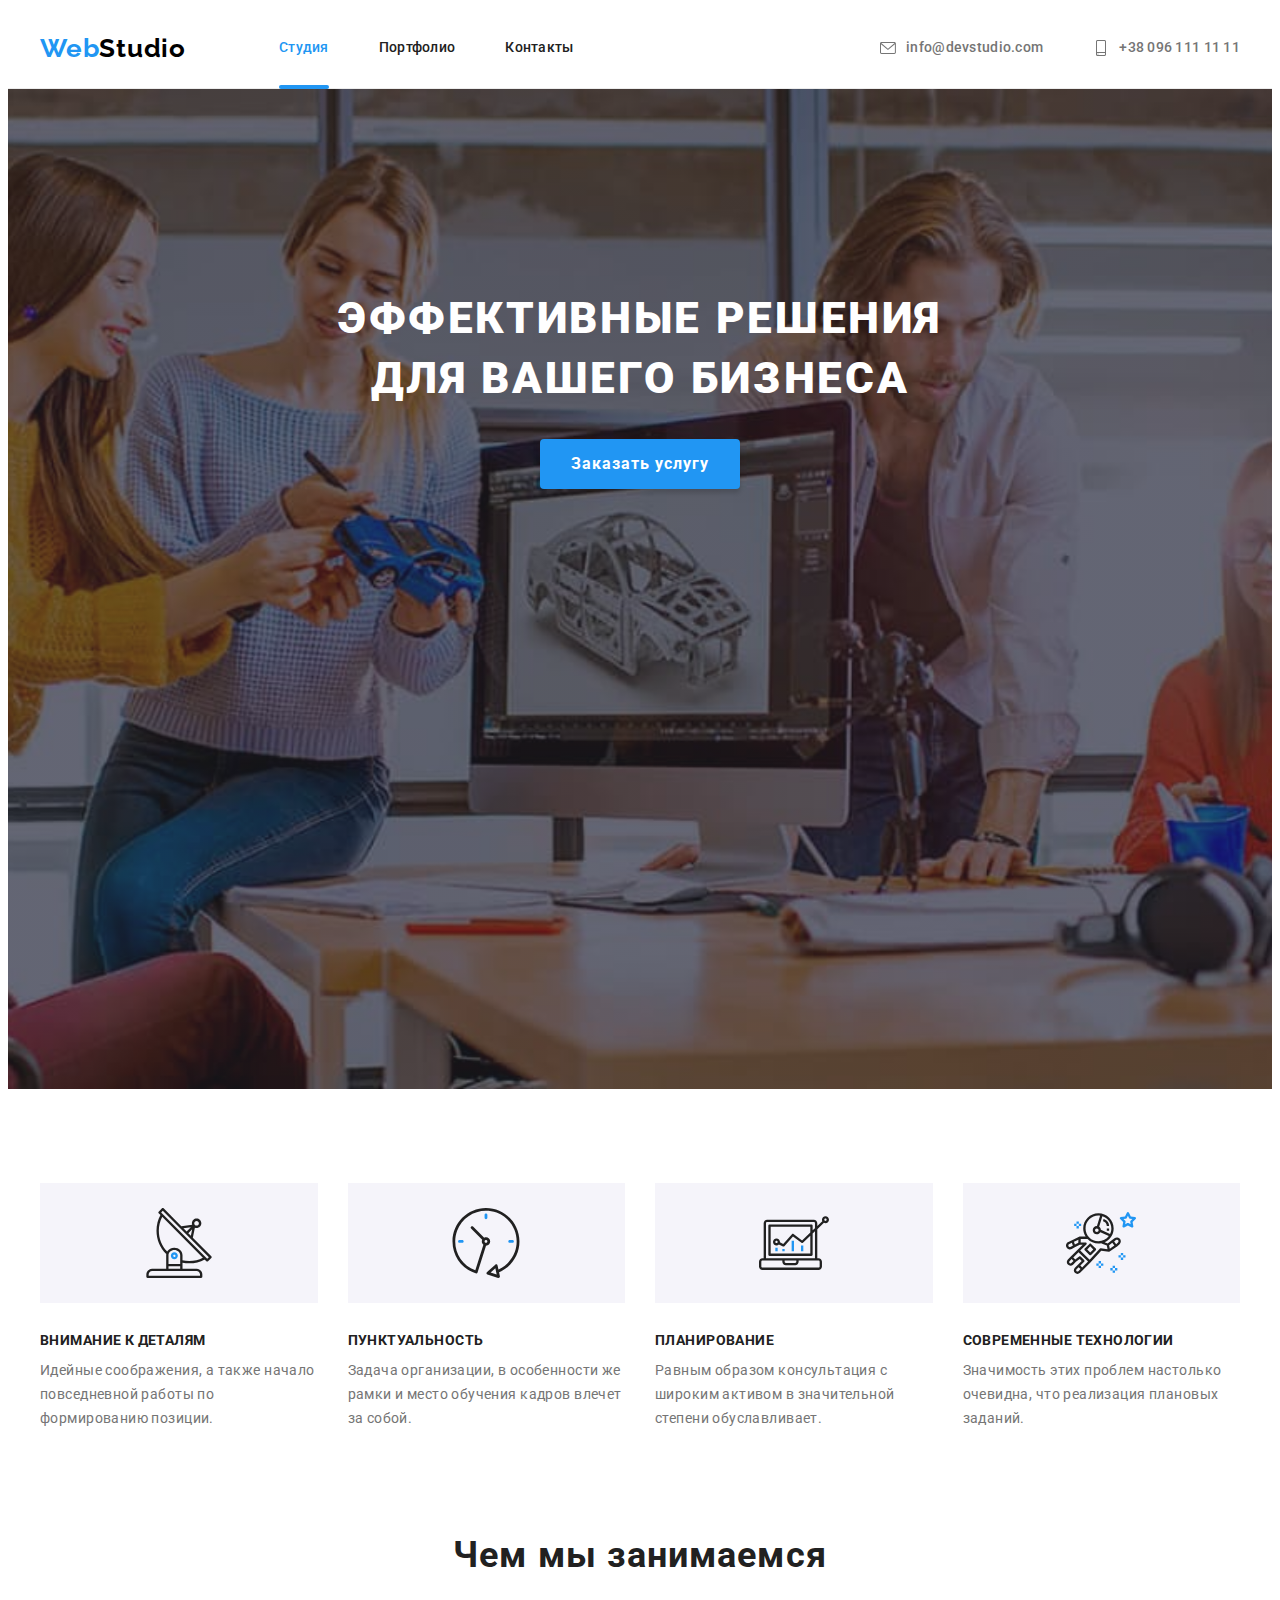
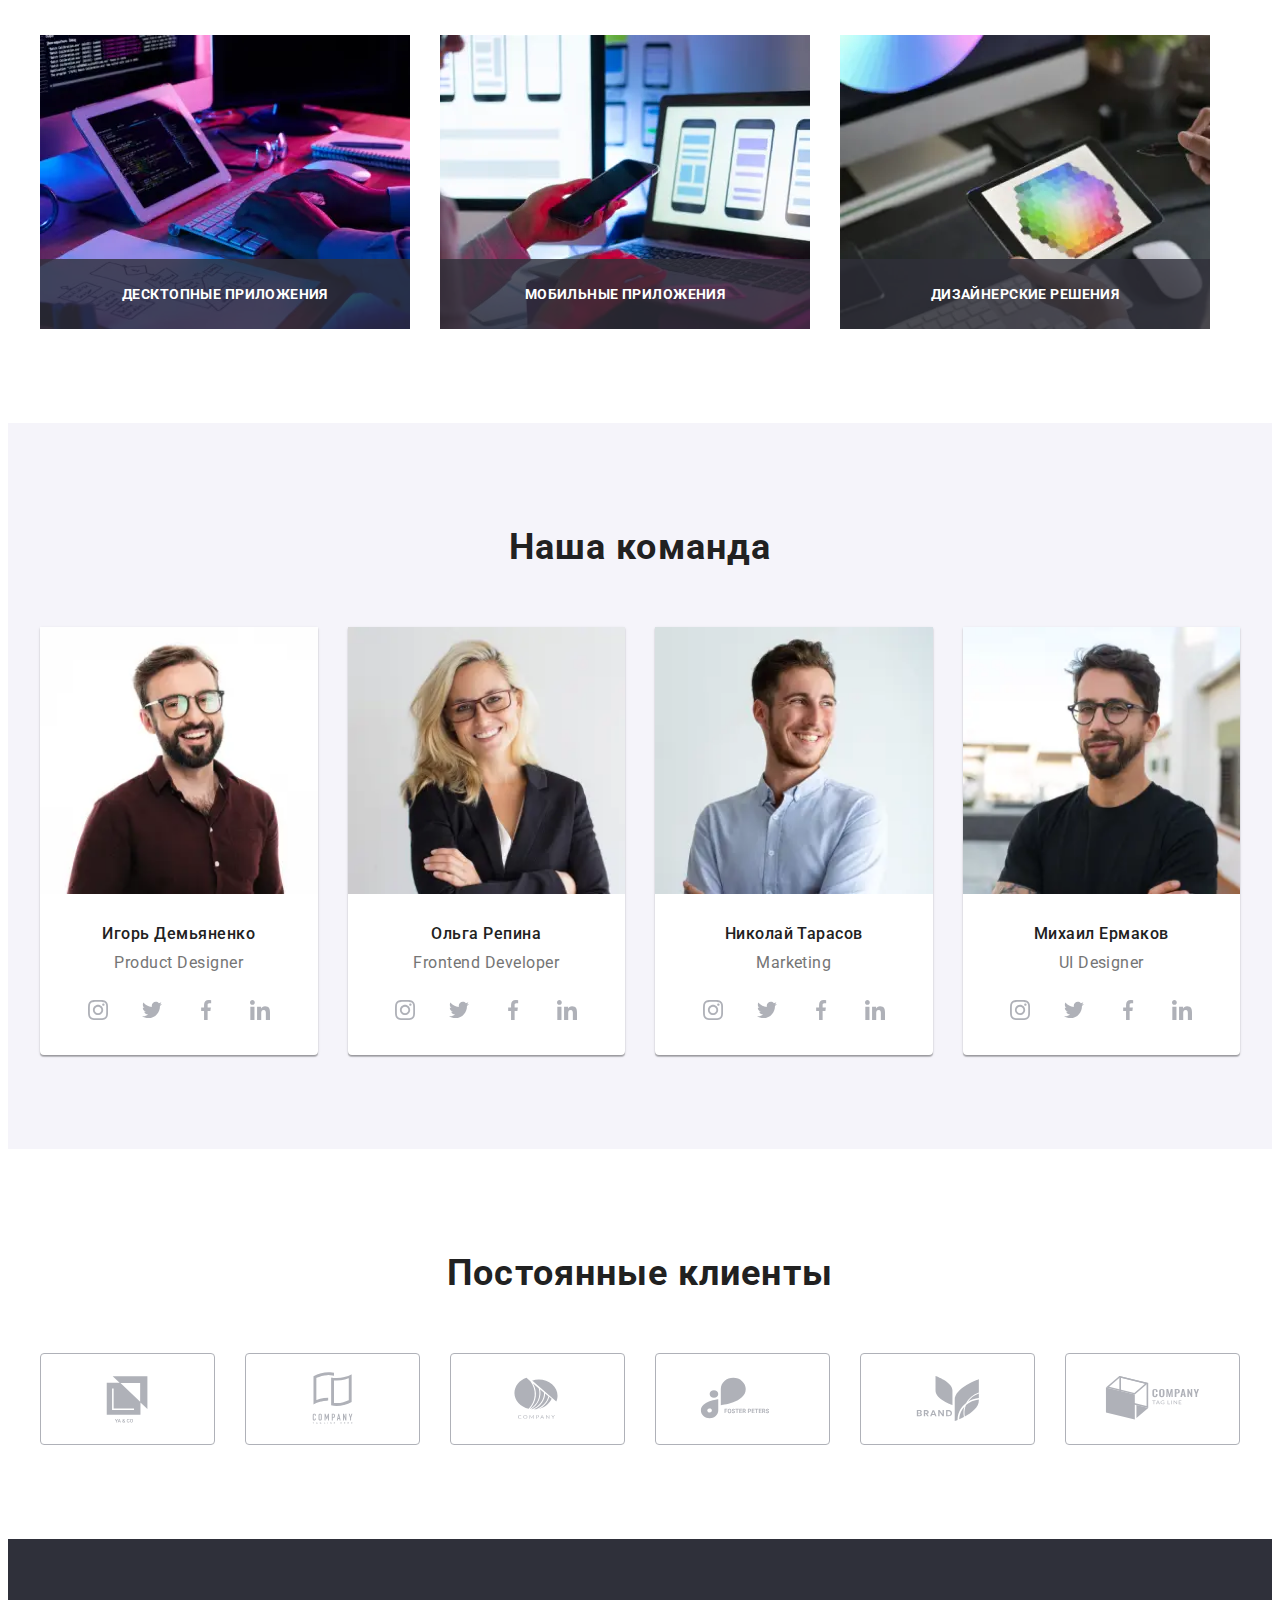
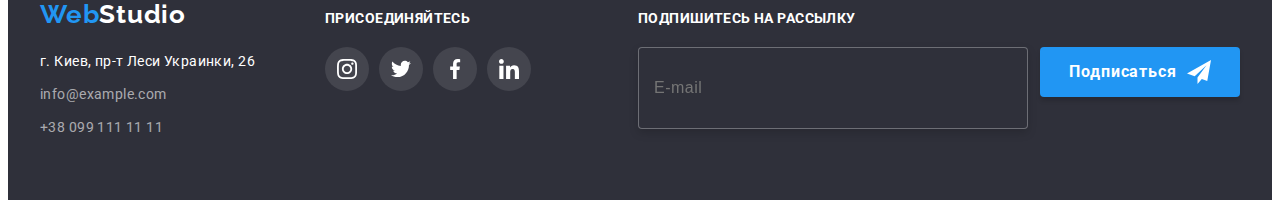
<file: index.html>
<!DOCTYPE html>
<html lang="ru">
  <head>
    <meta charset="UTF-8" />
    <meta name="viewport" content="width=device-width, initial-scale=1.0" />
    <title>Студия</title>
    <link rel="preconnect" href="https://fonts.googleapis.com" />
    <link rel="preconnect" href="https://fonts.gstatic.com" crossorigin />
    <link
      href="https://fonts.googleapis.com/css2?family=Raleway:wght@700&family=Roboto:wght@400;500;700;900&display=swap"
      rel="stylesheet"
    />
    <link
      rel="stylesheet"
      href="https://cdnjs.cloudflare.com/ajax/libs/modern-normalize/1.1.0/modern-normalize.min.css"
      integrity="sha512-wpPYUAdjBVSE4KJnH1VR1HeZfpl1ub8YT/NKx4PuQ5NmX2tKuGu6U/JRp5y+Y8XG2tV+wKQpNHVUX03MfMFn9Q=="
      crossorigin="anonymous"
      referrerpolicy="no-referrer"
    />
    <link rel="stylesheet" href="./css/main.min.css" />
  </head>
  <body>
    <!--Верхняя линия-->
    <header class="header">
      <div class="container header__container">
        <nav class="header-nav">
          <a class="logo logo--header link" href="./index.html"
            >Web<span class="logo--black">Studio</span></a
          >
          <ul class="header-nav__list list">
            <li class="header-nav__item">
              <a class="header-nav__link link current" href="./index.html">Студия</a>
            </li>
            <li class="header-nav__item">
              <a class="header-nav__link link" href="./portfolio.html">Портфолио</a>
            </li>
            <li class="header-nav__item"><a class="header-nav__link link" href="">Контакты</a></li>
          </ul>
        </nav>
        <button type="button" class="burger-btn" data-menu-open>
          <svg class="burger__icon">
            <use href="./images/icons.svg#icon-burger"></use>
          </svg>
        </button>
        <!-- Mobile menu START -->
        <div class="mobile-menu" data-menu>
          <button type="button" class="mobile-close-btn" data-menu-close>
            <svg class="mobile-close-icon" width="19px" height="19px">
              <use href="./images/icons.svg#icon-close"></use>
            </svg>
          </button>
          <div class="mobile-nav">
            <nav>
              <ul class="mobile-nav__list list">
                <li class="mobile-nav__item">
                  <a class="mobile-nav__link link current" href="./index.html">Студия</a>
                </li>
                <li class="mobile-nav__item">
                  <a class="mobile-nav__link link" href="./portfolio.html">Портфолио</a>
                </li>
                <li class="mobile-nav__item">
                  <a class="mobile-nav__link link" href="">Контакты</a>
                </li>
              </ul>
            </nav>
          </div>
          <div class="mobile-contacts">
            <ul class="mobile-contacts list">
              <li class="mobile-contacts__item">
                <a class="mobile-contacts__link--phone link" href="tel:+380991111111"
                  >+38 096 111 11 11</a
                >
              </li>
              <li class="mobile-contacts__item">
                <a class="mobile-contacts__link--email link" href="mailto:info@devstudio.com"
                  >info@devstudio.com</a
                >
              </li>
            </ul>
            <ul class="mobile-social__list list">
              <li class="mobile-social__item">
                <a class="mobile-social__link link" href="#">Instagram</a>
              </li>
              <li class="mobile-social__item">
                <a class="mobile-social__link link" href="#">Twitter</a>
              </li>
              <li class="mobile-social__item">
                <a class="mobile-social__link link" href="#">Facebook</a>
              </li>
              <li class="mobile-social__item">
                <a class="mobile-social__link link" href="#">LinkedIn</a>
              </li>
            </ul>
          </div>
        </div>
        <!-- Mobile menu END -->
        <ul class="header-contacts list">
          <li class="header-contacts__item">
            <a class="link header-contacts__link header-contacts__link--email" href="mailto:info@devstudio.com"
              ><svg class="header-contacts__icon">
                <use href="./images/icons.svg#icon-envelope"></use>
              </svg>
              info@devstudio.com</a
            >
          </li>
          <li class="header-contacts__item">
            <a class="link header-contacts__link header-contacts__link--phone" href="tel:+380991111111"
              ><svg class="header-contacts__icon">
                <use href="./images/icons.svg#icon-smartphone"></use></svg>+38 096 111 11 11</a>
          </li>
        </ul>
      </div>
    </header>

    <main>
      <!--Шапка-->
      <section class="hero section">
        <div class="container hero-container">
          <h1 class="hero-title">Эффективные решения для вашего бизнеса</h1>
          <button type="button" class="hero-btn btn" data-modal-open>Заказать услугу</button>
        </div>
      </section>

      <!--Особенности -->
      <section class="specificity section">
        <div class="container">
          <h2 class="visually-hidden">Особенности</h2>
          <ul class="specificity-list list">
            <li class="specifity-item">
              <div class="specifity-item-icons">
                <svg class="specifity-icon" width="70px" height="70px">
                  <use href="./images/icons.svg#icon-antenna"></use>
                </svg>
              </div>
              <h3 class="specificity-item-title">Внимание к деталям</h3>
              <p class="specificity-item-text">
                Идейные соображения, а также начало повседневной работы по формированию позиции.
              </p>
            </li>
            <li class="specifity-item">
              <div class="specifity-item-icons">
                <svg class="specifity-icon" width="70px" height="70px">
                  <use href="./images/icons.svg#icon-clock"></use>
                </svg>
              </div>
              <h3 class="specificity-item-title">Пунктуальность</h3>
              <p class="specificity-item-text">
                Задача организации, в особенности же рамки и место обучения кадров влечет за собой.
              </p>
            </li>
            <li class="specifity-item">
              <div class="specifity-item-icons">
                <svg class="specifity-icon" width="70px" height="70px">
                  <use href="./images/icons.svg#icon-diagram"></use>
                </svg>
              </div>
              <h3 class="specificity-item-title">Планирование</h3>
              <p class="specificity-item-text">
                Равным образом консультация с широким активом в значительной степени обуславливает.
              </p>
            </li>
            <li class="specifity-item">
              <div class="specifity-item-icons">
                <svg class="specifity-icon" width="70px" height="70px">
                  <use href="./images/icons.svg#icon-astronaut"></use>
                </svg>
              </div>
              <h3 class="specificity-item-title">Современные технологии</h3>
              <p class="specificity-item-text">
                Значимость этих проблем настолько очевидна, что реализация плановых заданий.
              </p>
            </li>
          </ul>
        </div>
      </section>

      <!--Чем мы занимаемся-->
      <section class="what-we-do section">
        <div class="container">
          <h2 class="section-title">Чем мы занимаемся</h2>
          <ul class="list what-we-do-list">
            <li class="what-we-do-item">
              <picture>
                <source
                  media="(min-width: 1200px)"
                  srcset="./images/wdwd/occ-1-desktop.webp 1x, ./images/wdwd/occ-1-desktop@2x.webp 2x"
                  type="image/webp"
                />
                <source
                  media="(min-width: 1200px)"
                  srcset="./images/wdwd/occ-1-desktop.jpg 1x, ./images/wdwd/occ-1-desktop@2x.jpg 2x"
                />
                <img
                  src="#"
                  loading="lazy"
                  alt="человек печатает на клавиатуре"
                />
              </picture>
              <p class="what-we-do-text">Десктопные приложения</p>
            </li>
            <li class="what-we-do-item">
              <picture>
                <source
                  media="(min-width: 1200px)"
                  srcset="./images/wdwd/occ-2-desktop.webp 1x, ./images/wdwd/occ-2-desktop@2x.webp 2x"
                  type="image/webp"
                />
                <source
                  media="(min-width: 1200px)"
                  srcset="./images/wdwd/occ-2-desktop.jpg 1x, ./images/wdwd/occ-2-desktop@2x.jpg 2x"
                />
                <img
                  src="#"
                  loading="lazy"
                  alt="человек работает за ноутбуком"
                />
              </picture>
              <p class="what-we-do-text">Мобильные приложения</p>
            </li>
            <li class="what-we-do-item">
              <picture>
                <source
                  media="(min-width: 1200px)"
                  srcset="./images/wdwd/occ-3-desktop.webp 1x, ./images/wdwd/occ-3-desktop@2x.webp 2x"
                  type="image/webp"
                />
                <source
                  media="(min-width: 1200px)"
                  srcset="./images/wdwd/occ-3-desktop.jpg 1x, ./images/wdwd/occ-3-desktop@2x.jpg 2x"
                />
                <img
                  src="#"
                  loading="lazy"
                  alt="человек работает на планшете"
                />
              </picture>
              <p class="what-we-do-text">Дизайнерские решения</p>
            </li>
          </ul>
        </div>
      </section>

      <!--Наша команда-->
      <section class="team section">
        <div class="container">
          <h2 class="section-title">Наша команда</h2>
          <ul class="team-list list">
            <li class="team-item">
              <picture>
                <source
                  media="(min-width: 1200px)"
                  srcset="./images/team/team-1-desktop.webp 1x, ./images/team/team-1-desktop@2x.webp 2x"
                  type="image/webp"
                />
                <source
                  media="(min-width: 1200px)"
                  srcset="./images/team/team-1-desktop.jpg 1x, ./images/team/team-1-desktop@2x.jpg 2x"
                />
                <source
                  media="(min-width: 768px)"
                  srcset="./images/team/team-1-tablet.webp 1x, ./images/team/team-1-tablet@2x.webp 2x"
                  type="image/webp"
                />
                <source
                  media="(min-width: 768px)"
                  srcset="./images/team/team-1-tablet.jpg 1x, ./images/team/team-1-tablet@2x.jpg 2x"
                />
                <source
                  media="(min-width: 280px)"
                  srcset="./images/team/team-1.webp 1x, ./images/team/team-1@2x.webp 2x"
                  type="image/webp"
                />
                <source
                  media="(min-width: 280px)"
                  srcset="./images/team/team-1.jpg 1x, ./images/team/team-1@2x.jpg 2x"
                />
                <img
                  class="team-item-image"
                  src="#"
                  loading="lazy"
                  alt="Фото Игоря Демьяненко"
                />
              </picture>
              <div class="team-item-content">
                <h3 class="team-item-title">Игорь Демьяненко</h3>
                <p lang="en" class="team-item-text">Product Designer</p>
                <ul class="team-social social-list list">
                  <li class="social-item">
                    <a href="" target="_blank" class="social-link">
                      <svg class="social-icon" width="20px" height="20px">
                        <use href="./images/icons.svg#icon-instagram"></use>
                      </svg>
                    </a>
                  </li>
                  <li class="social-item">
                    <a href="" target="_blank" class="social-link">
                      <svg class="social-icon" width="20px" height="20px">
                        <use href="./images/icons.svg#icon-twitter"></use>
                      </svg>
                    </a>
                  </li>
                  <li class="social-item">
                    <a href="" target="_blank" class="social-link">
                      <svg class="social-icon" width="20px" height="20px">
                        <use href="./images/icons.svg#icon-facebook"></use>
                      </svg>
                    </a>
                  </li>
                  <li class="social-item">
                    <a href="" target="_blank" class="social-link">
                      <svg class="social-icon" width="20px" height="20px">
                        <use href="./images/icons.svg#icon-linkedin"></use>
                      </svg>
                    </a>
                  </li>
                </ul>
              </div>
            </li>
            <li class="team-item">
              <picture>
                <source
                  media="(min-width: 1200px)"
                  srcset="./images/team/team-2-desktop.webp 1x, ./images/team/team-2-desktop@2x.webp 2x"
                  type="image/webp"
                />
                <source
                  media="(min-width: 1200px)"
                  srcset="./images/team/team-2-desktop.jpg 1x, ./images/team/team-2-desktop@2x.jpg 2x"
                />
                <source
                  media="(min-width: 768px)"
                  srcset="./images/team/team-2-tablet.webp 1x, ./images/team/team-2-tablet@2x.webp 2x"
                  type="image/webp"
                />
                <source
                  media="(min-width: 768px)"
                  srcset="./images/team/team-2-tablet.jpg 1x, ./images/team/team-2-tablet@2x.jpg 2x"
                />
                <source
                  media="(min-width: 280px)"
                  srcset="./images/team/team-2.webp 1x, ./images/team/team-2@2x.webp 2x"
                  type="image/webp"
                />
                <source
                  media="(min-width: 280px)"
                  srcset="./images/team/team-2.jpg 1x, ./images/team/team-2@2x.jpg 2x"
                />
                <img
                  class="team-item-image"
                  src="#"
                  loading="lazy"
                  alt="Фото Ольги Репиной"
                />
              </picture>
              <div class="team-item-content">
                <h3 class="team-item-title">Ольга Репина</h3>
                <p lang="en" class="team-item-text">Frontend Developer</p>
                <ul class="team-social social-list list">
                  <li class="social-item">
                    <a href="" target="_blank" class="social-link">
                      <svg class="social-icon" width="20px" height="20px">
                        <use href="./images/icons.svg#icon-instagram"></use>
                      </svg>
                    </a>
                  </li>
                  <li class="social-item">
                    <a href="" target="_blank" class="social-link">
                      <svg class="social-icon" width="20px" height="20px">
                        <use href="./images/icons.svg#icon-twitter"></use>
                      </svg>
                    </a>
                  </li>
                  <li class="social-item">
                    <a href="" target="_blank" class="social-link">
                      <svg class="social-icon" width="20px" height="20px">
                        <use href="./images/icons.svg#icon-facebook"></use>
                      </svg>
                    </a>
                  </li>
                  <li class="social-item">
                    <a href="" target="_blank" class="social-link">
                      <svg class="social-icon" width="20px" height="20px">
                        <use href="./images/icons.svg#icon-linkedin"></use>
                      </svg>
                    </a>
                  </li>
                </ul>
              </div>
            </li>
            <li class="team-item">
              <picture>
                <source
                  media="(min-width: 1200px)"
                  srcset="./images/team/team-3-desktop.webp 1x, ./images/team/team-3-desktop@2x.webp 2x"
                  type="image/webp"
                />
                <source
                  media="(min-width: 1200px)"
                  srcset="./images/team/team-3-desktop.jpg 1x, ./images/team/team-3-desktop@2x.jpg 2x"
                />
                <source
                  media="(min-width: 768px)"
                  srcset="./images/team/team-3-tablet.webp 1x, ./images/team/team-3-tablet@2x.webp 2x"
                  type="image/webp"
                />
                <source
                  media="(min-width: 768px)"
                  srcset="./images/team/team-3-tablet.jpg 1x, ./images/team/team-3-tablet@2x.jpg 2x"
                />
                <source
                  media="(min-width: 280px)"
                  srcset="./images/team/team-3.webp 1x, ./images/team/team-3@2x.webp 2x"
                  type="image/webp"
                />
                <source
                  media="(min-width: 280px)"
                  srcset="./images/team/team-3.jpg 1x, ./images/team/team-3@2x.jpg 2x"
                />
                <img
                  class="team-item-image"
                  src="#"
                  loading="lazy"
                  alt="Фото Николая Тарасова"
                />
              </picture>
              <div class="team-item-content">
                <h3 class="team-item-title">Николай Тарасов</h3>
                <p lang="en" class="team-item-text">Marketing</p>
                <ul class="team-social social-list list">
                  <li class="social-item">
                    <a href="" target="_blank" class="social-link">
                      <svg class="social-icon" width="20px" height="20px">
                        <use href="./images/icons.svg#icon-instagram"></use>
                      </svg>
                    </a>
                  </li>
                  <li class="social-item">
                    <a href="" target="_blank" class="social-link">
                      <svg class="social-icon" width="20px" height="20px">
                        <use href="./images/icons.svg#icon-twitter"></use>
                      </svg>
                    </a>
                  </li>
                  <li class="social-item">
                    <a href="" target="_blank" class="social-link">
                      <svg class="social-icon" width="20px" height="20px">
                        <use href="./images/icons.svg#icon-facebook"></use>
                      </svg>
                    </a>
                  </li>
                  <li class="social-item">
                    <a href="" target="_blank" class="social-link">
                      <svg class="social-icon" width="20px" height="20px">
                        <use href="./images/icons.svg#icon-linkedin"></use>
                      </svg>
                    </a>
                  </li>
                </ul>
              </div>
            </li>
            <li class="team-item">
              <picture>
                <source
                  media="(min-width: 1200px)"
                  srcset="./images/team/team-4-desktop.webp 1x, ./images/team/team-4-desktop@2x.webp 2x"
                  type="image/webp"
                />
                <source
                  media="(min-width: 1200px)"
                  srcset="./images/team/team-4-desktop.jpg 1x, ./images/team/team-4-desktop@2x.jpg 2x"
                />
                <source
                  media="(min-width: 768px)"
                  srcset="./images/team/team-4-tablet.webp 1x, ./images/team/team-4-tablet@2x.webp 2x"
                  type="image/webp"
                />
                <source
                  media="(min-width: 768px)"
                  srcset="./images/team/team-4-tablet.jpg 1x, ./images/team/team-4-tablet@2x.jpg 2x"
                />
                <source
                  media="(min-width: 280px)"
                  srcset="./images/team/team-4.webp 1x, ./images/team/team-4@2x.webp 2x"
                  type="image/webp"
                />
                <source
                  media="(min-width: 280px)"
                  srcset="./images/team/team-4.jpg 1x, ./images/team/team-4@2x.jpg 2x"
                />
                <img
                  class="team-item-image"
                  src="#"
                  loading="lazy"
                  alt="Фото Михаила Ермакова"
                />
              </picture>
              <div class="team-item-content">
                <h3 class="team-item-title">Михаил Ермаков</h3>
                <p lang="en" class="team-item-text">UI Designer</p>
                <ul class="team-social social-list list">
                  <li class="social-item">
                    <a href="" target="_blank" class="social-link">
                      <svg class="social-icon" width="20px" height="20px">
                        <use href="./images/icons.svg#icon-instagram"></use>
                      </svg>
                    </a>
                  </li>
                  <li class="social-item">
                    <a href="" target="_blank" class="social-link">
                      <svg class="social-icon" width="20px" height="20px">
                        <use href="./images/icons.svg#icon-twitter"></use>
                      </svg>
                    </a>
                  </li>
                  <li class="social-item">
                    <a href="" target="_blank" class="social-link">
                      <svg class="social-icon" width="20px" height="20px">
                        <use href="./images/icons.svg#icon-facebook"></use>
                      </svg>
                    </a>
                  </li>
                  <li class="social-item">
                    <a href="" target="_blank" class="social-link">
                      <svg class="social-icon" width="20px" height="20px">
                        <use href="./images/icons.svg#icon-linkedin"></use>
                      </svg>
                    </a>
                  </li>
                </ul>
              </div>
            </li>
          </ul>
        </div>
      </section>

      <!-- Постоянные клиенты -->
      <section class="clients section">
        <div class="container">
          <h2 class="section-title">Постоянные клиенты</h2>
          <ul class="clients-list list">
            <li class="clients-item">
              <a href="" target="_blank" class="clients-link">
                <svg class="clients-icon" width="106" height="60">
                  <use href="./images/icons.svg#icon-logo_1"></use>
                </svg>
              </a>
            </li>
            <li class="clients-item">
              <a href="" target="_blank" class="clients-link">
                <svg class="clients-icon" width="106" height="60">
                  <use href="./images/icons.svg#icon-logo_2"></use>
                </svg>
              </a>
            </li>
            <li class="clients-item">
              <a href="" target="_blank" class="clients-link">
                <svg class="clients-icon" width="106" height="60">
                  <use href="./images/icons.svg#icon-logo_3"></use>
                </svg>
              </a>
            </li>
            <li class="clients-item">
              <a href="" target="_blank" class="clients-link">
                <svg class="clients-icon" width="106" height="60">
                  <use href="./images/icons.svg#icon-logo_4"></use>
                </svg>
              </a>
            </li>
            <li class="clients-item">
              <a href="" target="_blank" class="clients-link">
                <svg class="clients-icon" width="106" height="60">
                  <use href="./images/icons.svg#icon-logo_5"></use>
                </svg>
              </a>
            </li>
            <li class="clients-item">
              <a href="" target="_blank" class="clients-link">
                <svg class="clients-icon" width="106" height="60">
                  <use href="./images/icons.svg#icon-logo_6"></use>
                </svg>
              </a>
            </li>
          </ul>
        </div>
      </section>
    </main>

    <!--Подвал-->
    <footer class="footer">
      <div class="container footer-container">
        <div class="footer-left">
          <a class="logo link" href="./index.html">Web<span class="logo--white">Studio</span></a>
          <address class="footer-address">
            <p class="footer-address-text">г. Киев, пр-т Леси Украинки, 26</p>
            <ul class="list">
              <li class="footer-address-item">
                <a class="footer-contact link" href="mailto:info@example.com">info@example.com</a>
              </li>
              <li class="footer-address-item">
                <a class="footer-contact link" href="tel:+380991111111">+38 099 111 11 11</a>
              </li>
            </ul>
          </address>
        </div>
        <div class="footer-center">
          <p class="footer-text">Присоединяйтесь</p>
          <ul class="footer-social social-list list">
            <li class="social-item">
              <a href="" target="_blank" class="social-link footer-social-link">
                <svg class="social-icon footer-social-icon" width="20px" height="20px">
                  <use href="./images/icons.svg#icon-instagram"></use>
                </svg>
              </a>
            </li>
            <li class="social-item">
              <a href="" target="_blank" class="social-link footer-social-link">
                <svg class="social-icon footer-social-icon" width="20px" height="20px">
                  <use href="./images/icons.svg#icon-twitter"></use>
                </svg>
              </a>
            </li>
            <li class="social-item">
              <a href="" target="_blank" class="social-link footer-social-link">
                <svg class="social-icon footer-social-icon" width="20px" height="20px">
                  <use href="./images/icons.svg#icon-facebook"></use>
                </svg>
              </a>
            </li>
            <li class="social-item">
              <a href="" target="_blank" class="social-link footer-social-link">
                <svg class="social-icon footer-social-icon" width="20px" height="20px">
                  <use href="./images/icons.svg#icon-linkedin"></use>
                </svg>
              </a>
            </li>
          </ul>
        </div>
        <div class="footer-right">
          <p class="footer-text">Подпишитесь на рассылку</p>
          <form action="#" class="footer-form">
            <label class="modal-form-field">
              <input
                class="footer-form-input"
                type="email"
                name="footer-email"
                placeholder="E-mail"
              />
            </label>
            <button type="submit" class="btn modal-send-btn">
              Подписаться
              <svg class="footer-form-icon" width="24px" height="24px">
                <use href="./images/icons.svg#icon-icon-send"></use>
              </svg>
            </button>
          </form>
        </div>
      </div>
    </footer>
    <div class="backdrop is-hidden" data-modal>
      <div class="modal">
        <button type="button" class="modal-close-btn" data-modal-close>
          <svg class="modal-close-icon" width="11px" height="11px">
            <use href="./images/icons.svg#icon-close"></use>
          </svg>
        </button>
        <form action="#" class="modal-form">
          <p class="modal-form-head">Оставьте свои данные, мы вам перезвоним</p>
          <label class="modal-form-field"
            >Имя
            <span class="modal-form-wrapper">
              <input class="modal-form-input" type="text" name="user-name" />
              <svg class="modal-form-icon" width="18px" height="18px">
                <use href="./images/icons.svg#icon-person-black"></use>
              </svg>
            </span>
          </label>
          <label class="modal-form-field"
            >Телефон
            <span class="modal-form-wrapper">
              <input class="modal-form-input" type="tel" name="user-tel" />
              <svg class="modal-form-icon" width="18px" height="18px">
                <use href="./images/icons.svg#icon-phone-black"></use>
              </svg>
            </span>
          </label>
          <label class="modal-form-field"
            >Почта
            <span class="modal-form-wrapper">
              <input class="modal-form-input" type="email" name="user-email" />
              <svg class="modal-form-icon" width="18px" height="18px">
                <use href="./images/icons.svg#icon-email-black"></use>
              </svg>
            </span>
          </label>
          <label class="modal-form-field modal-textarea-field"
            >Комментарий<textarea
              class="modal-form-message"
              name="user-message"
              placeholder="Введите текст"
            ></textarea>
          </label>
          <input type="checkbox" id="accept-policy" class="modal-form-checkbox visually-hidden" />
          <label for="accept-policy" class="modal-form-checkbox-label"
            >Соглашаюсь с рассылкой и принимаю &nbsp;
            <a href="#" class="modal-form-link">Условия договора</a></label
          >
          <button type="submit" class="btn modal-send-btn">Отправить</button>
        </form>
      </div>
    </div>
    <script src="./js/modal.js"></script>
    <script src="./js/menu.js"></script>
  </body>
</html>
</file>
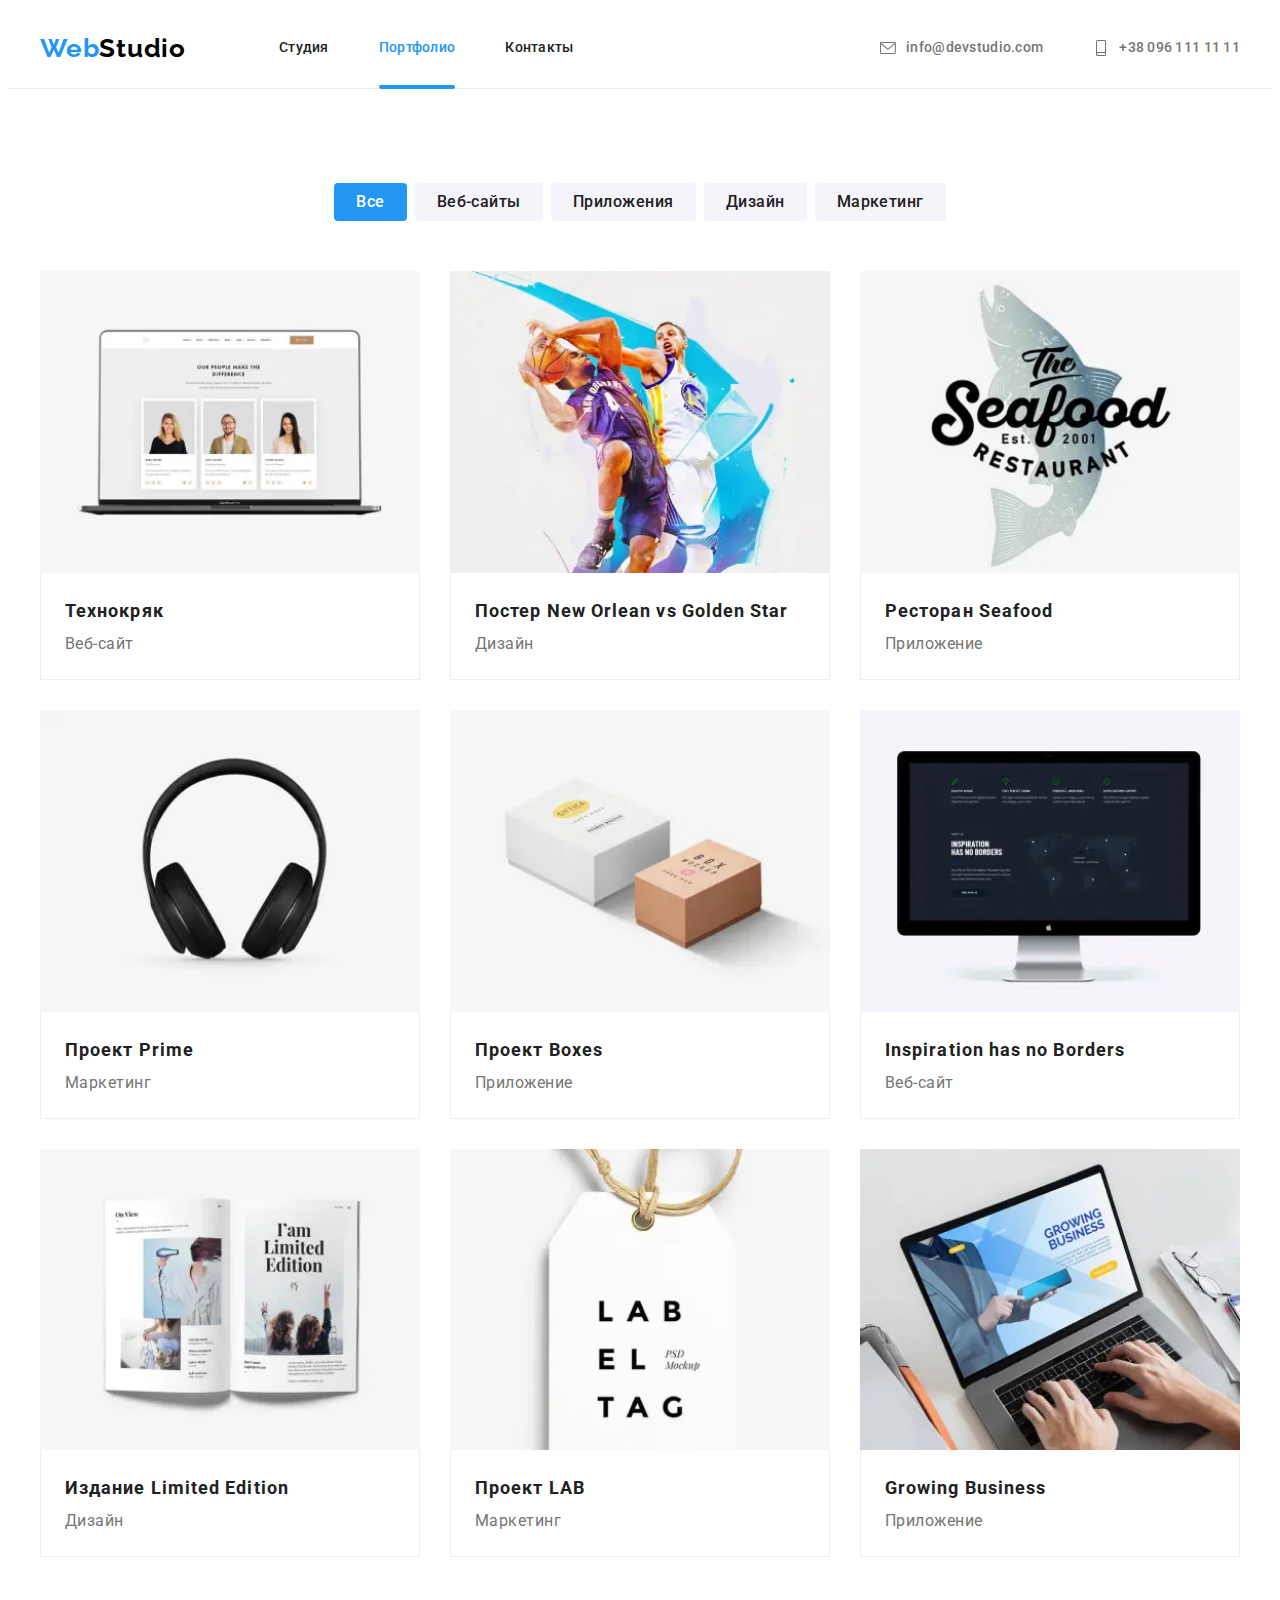
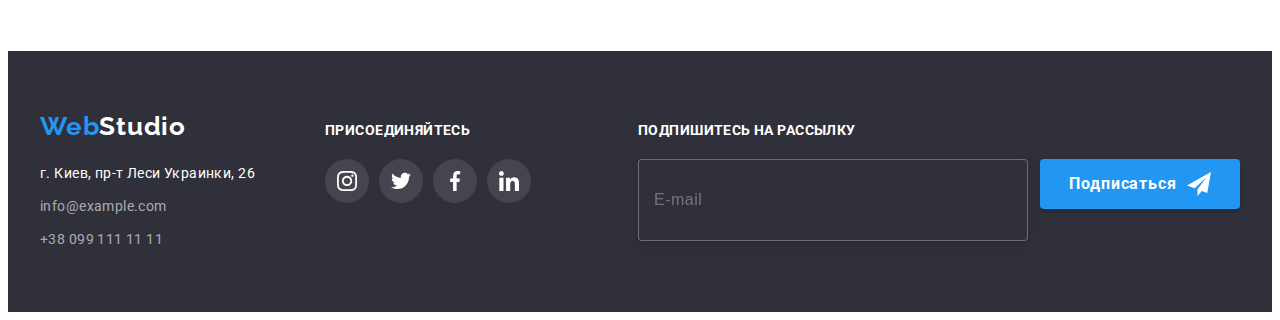
<file: portfolio.html>
<!DOCTYPE html>
<html lang="ru">
  <head>
    <meta charset="UTF-8" />
    <meta name="viewport" content="width=device-width, initial-scale=1.0" />
    <title>Портфолио</title>
    <link rel="preconnect" href="https://fonts.googleapis.com" />
    <link rel="preconnect" href="https://fonts.gstatic.com" crossorigin />
    <link
      href="https://fonts.googleapis.com/css2?family=Raleway:wght@700&family=Roboto:wght@400;500;700;900&display=swap"
      rel="stylesheet"
    />
    <link
      rel="stylesheet"
      href="https://cdnjs.cloudflare.com/ajax/libs/modern-normalize/1.1.0/modern-normalize.min.css"
      integrity="sha512-wpPYUAdjBVSE4KJnH1VR1HeZfpl1ub8YT/NKx4PuQ5NmX2tKuGu6U/JRp5y+Y8XG2tV+wKQpNHVUX03MfMFn9Q=="
      crossorigin="anonymous"
      referrerpolicy="no-referrer"
    />
    <link rel="stylesheet" href="./css/main.min.css" />
  </head>
  <body>
    <!--Верхняя линия-->
    <header class="header">
      <div class="container header__container">
        <nav class="header-nav">
          <a class="logo logo--header link" href="./index.html"
            >Web<span class="logo--black">Studio</span></a
          >
          <ul class="header-nav__list list">
            <li class="header-nav__item">
              <a class="header-nav__link link" href="./index.html">Студия</a>
            </li>
            <li class="header-nav__item">
              <a class="header-nav__link link current" href="./portfolio.html">Портфолио</a>
            </li>
            <li class="header-nav__item"><a class="header-nav__link link" href="">Контакты</a></li>
          </ul>
        </nav>
        <button type="button" class="burger-btn" data-menu-open>
          <svg class="burger__icon">
            <use href="./images/icons.svg#icon-burger"></use>
          </svg>
        </button>
        <!-- Mobile menu START -->
        <div class="mobile-menu" data-menu>
          <button type="button" class="mobile-close-btn" data-menu-close>
            <svg class="mobile-close-icon" width="19px" height="19px">
              <use href="./images/icons.svg#icon-close"></use>
            </svg>
          </button>
          <div class="mobile-nav">
            <nav>
              <ul class="mobile-nav__list list">
                <li class="mobile-nav__item">
                  <a class="mobile-nav__link link" href="./index.html">Студия</a>
                </li>
                <li class="mobile-nav__item">
                  <a class="mobile-nav__link link current" href="./portfolio.html">Портфолио</a>
                </li>
                <li class="mobile-nav__item">
                  <a class="mobile-nav__link link" href="">Контакты</a>
                </li>
              </ul>
            </nav>
          </div>
          <div class="mobile-contacts">
            <ul class="mobile-contacts list">
              <li class="mobile-contacts__item">
                <a class="mobile-contacts__link--phone link" href="tel:+380991111111"
                  >+38 096 111 11 11</a
                >
              </li>
              <li class="mobile-contacts__item">
                <a class="mobile-contacts__link--email link" href="mailto:info@devstudio.com"
                  >info@devstudio.com</a
                >
              </li>
            </ul>
            <ul class="mobile-social__list list">
              <li class="mobile-social__item">
                <a class="mobile-social__link link" href="#">Instagram</a>
              </li>
              <li class="mobile-social__item">
                <a class="mobile-social__link link" href="#">Twitter</a>
              </li>
              <li class="mobile-social__item">
                <a class="mobile-social__link link" href="#">Facebook</a>
              </li>
              <li class="mobile-social__item">
                <a class="mobile-social__link link" href="#">LinkedIn</a>
              </li>
            </ul>
          </div>
        </div>
        <!-- Mobile menu END -->
        <ul class="header-contacts list">
          <li class="header-contacts__item">
            <a class="link header-contacts__link header-contacts__link--email" href="mailto:info@devstudio.com"
              ><svg class="header-contacts__icon">
                <use href="./images/icons.svg#icon-envelope"></use>
              </svg>
              info@devstudio.com</a
            >
          </li>
          <li class="header-contacts__item">
            <a class="link header-contacts__link header-contacts__link--phone" href="tel:+380991111111"
              ><svg class="header-contacts__icon">
                <use href="./images/icons.svg#icon-smartphone"></use></svg>+38 096 111 11 11</a>
          </li>
        </ul>
      </div>
    </header>
    <main>
      <section class="portfolio section">
        <div class="container">
          <h2 class="visually-hidden">Портфолио</h2>
          <ul class="portfolio-menu list">
            <li class="portfolio-menu-item">
              <button type="button" class="portfolio-btn portfolio-btn-all btn">Все</button>
            </li>
            <li class="portfolio-menu-item">
              <button type="button" class="portfolio-btn btn">Веб-сайты</button>
            </li>
            <li class="portfolio-menu-item">
              <button type="button" class="portfolio-btn btn">Приложения</button>
            </li>
            <li class="portfolio-menu-item">
              <button type="button" class="portfolio-btn btn">Дизайн</button>
            </li>
            <li class="portfolio-menu-item">
              <button type="button" class="portfolio-btn btn">Маркетинг</button>
            </li>
          </ul>
          <ul class="portfolio-list list">
            <li class="portfolio-item">
              <a href="" class="link portfolio-link">
                <div class="portfolio-item-wrap">
                  <picture>
                    <source
                      media="(min-width: 1200px)"
                      srcset="./images/portfolio/works-1-desktop.webp 1x, ./images/portfolio/works-1-desktop@2x.webp 2x"
                      type="image/webp"
                    />
                    <source
                      media="(min-width: 1200px)"
                      srcset="./images/portfolio/works-1-desktop.jpg 1x, ./images/portfolio/works-1-desktop@2x.jpg 2x"
                    />
                    <source
                      media="(min-width: 768px)"
                      srcset="./images/portfolio/works-1-tablet.webp 1x, ./images/portfolio/works-1-tablet@2x.webp 2x"
                      type="image/webp"
                    />
                    <source
                      media="(min-width: 768px)"
                      srcset="./images/portfolio/works-1-tablet.jpg 1x, ./images/portfolio/works-1-tablet@2x.jpg 2x"
                    />
                    <source
                      media="(min-width: 280px)"
                      srcset="./images/portfolio/works-1.webp 1x, ./images/portfolio/works-1@2x.webp 2x"
                      type="image/webp"
                    />
                    <source
                      media="(min-width: 280px)"
                      srcset="./images/portfolio/works-1.jpg 1x, ./images/portfolio/works-1@2x.jpg 2x"
                    />
                    <img
                      src="#"
                      loading="lazy"
                      alt="фото ноутбука"
                    />
                  </picture>
                  <p class="portfolio-item-overlay-text">
                    Технокряк это современная площадка распространения коронавируса. Компании
                    используют эту платформу для цифрового шпионажа и атак на защищённые сервера
                    конкурентов.
                  </p>
                </div>
                <div class="portfolio-item-card">
                  <h3 class="portfolio-item-title">Технокряк</h3>
                  <p class="portfolio-item-text">Веб-сайт</p>
                </div>
              </a>
            </li>
            <li class="portfolio-item">
              <a href="" class="link portfolio-link">
                <div class="portfolio-item-wrap">
                  <picture>
                    <source
                      media="(min-width: 1200px)"
                      srcset="./images/portfolio/works-2-desktop.webp 1x, ./images/portfolio/works-2-desktop@2x.webp 2x"
                      type="image/webp"
                    />
                    <source
                      media="(min-width: 1200px)"
                      srcset="./images/portfolio/works-2-desktop.jpg 1x, ./images/portfolio/works-2-desktop@2x.jpg 2x"
                    />
                    <source
                      media="(min-width: 768px)"
                      srcset="./images/portfolio/works-2-tablet.webp 1x, ./images/portfolio/works-2-tablet@2x.webp 2x"
                      type="image/webp"
                    />
                    <source
                      media="(min-width: 768px)"
                      srcset="./images/portfolio/works-2-tablet.jpg 1x, ./images/portfolio/works-2-tablet@2x.jpg 2x"
                    />
                    <source
                      media="(min-width: 280px)"
                      srcset="./images/portfolio/works-2.webp 1x, ./images/portfolio/works-2@2x.webp 2x"
                      type="image/webp"
                    />
                    <source
                      media="(min-width: 280px)"
                      srcset="./images/portfolio/works-2.jpg 1x, ./images/portfolio/works-2@2x.jpg 2x"
                    />
                    <img
                      src="#"
                      loading="lazy"
                      alt="Постер New Orlean vs Golden Star"
                    />
                  </picture>
                  <p class="portfolio-item-overlay-text">
                    Lorem ipsum dolor sit amet consectetur adipisicing elit. Tempora, officiis
                    error! Dolor necessitatibus culpa corporis mollitia est. Similique, eligendi
                    soluta!
                  </p>
                </div>
                <div class="portfolio-item-card">
                  <h3 class="portfolio-item-title">
                    Постер <span lang="en">New Orlean vs Golden Star</span>
                  </h3>
                  <p class="portfolio-item-text">Дизайн</p>
                </div>
              </a>
            </li>
            <li class="portfolio-item">
              <a href="" class="link portfolio-link">
                <div class="portfolio-item-wrap">
                  <picture>
                    <source
                      media="(min-width: 1200px)"
                      srcset="./images/portfolio/works-3-desktop.webp 1x, ./images/portfolio/works-3-desktop@2x.webp 2x"
                      type="image/webp"
                    />
                    <source
                      media="(min-width: 1200px)"
                      srcset="./images/portfolio/works-3-desktop.jpg 1x, ./images/portfolio/works-3-desktop@2x.jpg 2x"
                    />
                    <source
                      media="(min-width: 768px)"
                      srcset="./images/portfolio/works-3-tablet.webp 1x, ./images/portfolio/works-3-tablet@2x.webp 2x"
                      type="image/webp"
                    />
                    <source
                      media="(min-width: 768px)"
                      srcset="./images/portfolio/works-3-tablet.jpg 1x, ./images/portfolio/works-3-tablet@2x.jpg 2x"
                    />
                    <source
                      media="(min-width: 280px)"
                      srcset="./images/portfolio/works-3.webp 1x, ./images/portfolio/works-3@2x.webp 2x"
                      type="image/webp"
                    />
                    <source
                      media="(min-width: 280px)"
                      srcset="./images/portfolio/works-3.jpg 1x, ./images/portfolio/works-3@2x.jpg 2x"
                    />
                    <img
                      src="#"
                      loading="lazy"
                      alt="Логотип Ресторана Seafood"
                    />
                  </picture>
                  <p class="portfolio-item-overlay-text">Lorem ipsum dolor sit amet consectetur adipisicing elit. Odit unde et soluta. Dolore error illo quae eveniet exercitationem nisi recusandae.</p>
                </div>
                <div class="portfolio-item-card">
                  <h3 class="portfolio-item-title">Ресторан <span lang="en">Seafood</span></h3>
                  <p class="portfolio-item-text">Приложение</p>
                </div>
              </a>
            </li>
            <li class="portfolio-item">
              <a href="" class="link portfolio-link">
                <div class="portfolio-item-wrap">
                  <picture>
                    <source
                      media="(min-width: 1200px)"
                      srcset="./images/portfolio/works-4-desktop.webp 1x, ./images/portfolio/works-4-desktop@2x.webp 2x"
                      type="image/webp"
                    />
                    <source
                      media="(min-width: 1200px)"
                      srcset="./images/portfolio/works-4-desktop.jpg 1x, ./images/portfolio/works-4-desktop@2x.jpg 2x"
                    />
                    <source
                      media="(min-width: 768px)"
                      srcset="./images/portfolio/works-4-tablet.webp 1x, ./images/portfolio/works-4-tablet@2x.webp 2x"
                      type="image/webp"
                    />
                    <source
                      media="(min-width: 768px)"
                      srcset="./images/portfolio/works-4-tablet.jpg 1x, ./images/portfolio/works-4-tablet@2x.jpg 2x"
                    />
                    <source
                      media="(min-width: 280px)"
                      srcset="./images/portfolio/works-4.webp 1x, ./images/portfolio/works-4@2x.webp 2x"
                      type="image/webp"
                    />
                    <source
                      media="(min-width: 280px)"
                      srcset="./images/portfolio/works-4.jpg 1x, ./images/portfolio/works-4@2x.jpg 2x"
                    />
                    <img
                      src="#"
                      loading="lazy"
                      alt="фото наушников"
                    />
                  </picture>
                  <p class="portfolio-item-overlay-text">Lorem ipsum dolor sit amet consectetur adipisicing elit. Odit unde et soluta. Dolore error illo quae eveniet exercitationem nisi recusandae.</p>
                </div>
                <div class="portfolio-item-card">
                  <h3 class="portfolio-item-title">Проект <span lang="en">Prime</span></h3>
                  <p class="portfolio-item-text">Маркетинг</p>
                </div>
              </a>
            </li>
            <li class="portfolio-item">
              <a href="" class="link portfolio-link">
                <div class="portfolio-item-wrap">
                  <picture>
                    <source
                      media="(min-width: 1200px)"
                      srcset="./images/portfolio/works-5-desktop.webp 1x, ./images/portfolio/works-5-desktop@2x.webp 2x"
                      type="image/webp"
                    />
                    <source
                      media="(min-width: 1200px)"
                      srcset="./images/portfolio/works-5-desktop.jpg 1x, ./images/portfolio/works-5-desktop@2x.jpg 2x"
                    />
                    <source
                      media="(min-width: 768px)"
                      srcset="./images/portfolio/works-5-tablet.webp 1x, ./images/portfolio/works-5-tablet@2x.webp 2x"
                      type="image/webp"
                    />
                    <source
                      media="(min-width: 768px)"
                      srcset="./images/portfolio/works-5-tablet.jpg 1x, ./images/portfolio/works-5-tablet@2x.jpg 2x"
                    />
                    <source
                      media="(min-width: 280px)"
                      srcset="./images/portfolio/works-5.webp 1x, ./images/portfolio/works-5@2x.webp 2x"
                      type="image/webp"
                    />
                    <source
                      media="(min-width: 280px)"
                      srcset="./images/portfolio/works-5.jpg 1x, ./images/portfolio/works-5@2x.jpg 2x"
                    />
                    <img
                      src="#"
                      loading="lazy"
                      alt="фото коробочек"
                    />
                  </picture>
                  <p class="portfolio-item-overlay-text">Lorem ipsum dolor sit amet consectetur adipisicing elit. Odit unde et soluta. Dolore error illo quae eveniet exercitationem nisi recusandae.</p>
                </div>
                <div class="portfolio-item-card">
                  <h3 class="portfolio-item-title">Проект <span lang="en">Boxes</span></h3>
                  <p class="portfolio-item-text">Приложение</p>
                </div>
              </a>
            </li>
            <li class="portfolio-item">
              <a href="" class="link portfolio-link">
                <div class="portfolio-item-wrap">
                  <picture>
                    <source
                      media="(min-width: 1200px)"
                      srcset="./images/portfolio/works-6-desktop.webp 1x, ./images/portfolio/works-6-desktop@2x.webp 2x"
                      type="image/webp"
                    />
                    <source
                      media="(min-width: 1200px)"
                      srcset="./images/portfolio/works-6-desktop.jpg 1x, ./images/portfolio/works-6-desktop@2x.jpg 2x"
                    />
                    <source
                      media="(min-width: 768px)"
                      srcset="./images/portfolio/works-6-tablet.webp 1x, ./images/portfolio/works-6-tablet@2x.webp 2x"
                      type="image/webp"
                    />
                    <source
                      media="(min-width: 768px)"
                      srcset="./images/portfolio/works-6-tablet.jpg 1x, ./images/portfolio/works-6-tablet@2x.jpg 2x"
                    />
                    <source
                      media="(min-width: 280px)"
                      srcset="./images/portfolio/works-6.webp 1x, ./images/portfolio/works-6@2x.webp 2x"
                      type="image/webp"
                    />
                    <source
                      media="(min-width: 280px)"
                      srcset="./images/portfolio/works-6.jpg 1x, ./images/portfolio/works-6@2x.jpg 2x"
                    />
                    <img
                      src="#"
                      loading="lazy"
                      alt="фото минитора компьютера"
                    />
                  </picture>
                  <p class="portfolio-item-overlay-text">Lorem ipsum dolor sit amet consectetur adipisicing elit. Odit unde et soluta. Dolore error illo quae eveniet exercitationem nisi recusandae.</p>
                </div>
                <div class="portfolio-item-card">
                  <h3 class="portfolio-item-title">
                    <span lang="en">Inspiration has no Borders</span>
                  </h3>
                  <p class="portfolio-item-text">Веб-сайт</p>
                </div>
              </a>
            </li>
            <li class="portfolio-item">
              <a href="" class="link portfolio-link">
                <div class="portfolio-item-wrap">
                  <picture>
                    <source
                      media="(min-width: 1200px)"
                      srcset="./images/portfolio/works-7-desktop.webp 1x, ./images/portfolio/works-7-desktop@2x.webp 2x"
                      type="image/webp"
                    />
                    <source
                      media="(min-width: 1200px)"
                      srcset="./images/portfolio/works-7-desktop.jpg 1x, ./images/portfolio/works-7-desktop@2x.jpg 2x"
                    />
                    <source
                      media="(min-width: 768px)"
                      srcset="./images/portfolio/works-7-tablet.webp 1x, ./images/portfolio/works-7-tablet@2x.webp 2x"
                      type="image/webp"
                    />
                    <source
                      media="(min-width: 768px)"
                      srcset="./images/portfolio/works-7-tablet.jpg 1x, ./images/portfolio/works-7-tablet@2x.jpg 2x"
                    />
                    <source
                      media="(min-width: 280px)"
                      srcset="./images/portfolio/works-7.webp 1x, ./images/portfolio/works-7@2x.webp 2x"
                      type="image/webp"
                    />
                    <source
                      media="(min-width: 280px)"
                      srcset="./images/portfolio/works-7.jpg 1x, ./images/portfolio/works-7@2x.jpg 2x"
                    />
                    <img
                      src="#"
                      loading="lazy"
                      alt="фото разворота издания"
                    />
                  </picture>
                  <p class="portfolio-item-overlay-text">Lorem ipsum dolor sit amet consectetur adipisicing elit. Odit unde et soluta. Dolore error illo quae eveniet exercitationem nisi recusandae.</p>
                </div>
                <div class="portfolio-item-card">
                  <h3 class="portfolio-item-title">
                    Издание <span lang="en">Limited Edition</span>
                  </h3>
                  <p class="portfolio-item-text">Дизайн</p>
                </div>
              </a>
            </li>
            <li class="portfolio-item">
              <a href="" class="link portfolio-link">
                <div class="portfolio-item-wrap">
                  <picture>
                    <source
                      media="(min-width: 1200px)"
                      srcset="./images/portfolio/works-8-desktop.webp 1x, ./images/portfolio/works-8-desktop@2x.webp 2x"
                      type="image/webp"
                    />
                    <source
                      media="(min-width: 1200px)"
                      srcset="./images/portfolio/works-8-desktop.jpg 1x, ./images/portfolio/works-8-desktop@2x.jpg 2x"
                    />
                    <source
                      media="(min-width: 768px)"
                      srcset="./images/portfolio/works-8-tablet.webp 1x, ./images/portfolio/works-8-tablet@2x.webp 2x"
                      type="image/webp"
                    />
                    <source
                      media="(min-width: 768px)"
                      srcset="./images/portfolio/works-8-tablet.jpg 1x, ./images/portfolio/works-8-tablet@2x.jpg 2x"
                    />
                    <source
                      media="(min-width: 280px)"
                      srcset="./images/portfolio/works-8.webp 1x, ./images/portfolio/works-8@2x.webp 2x"
                      type="image/webp"
                    />
                    <source
                      media="(min-width: 280px)"
                      srcset="./images/portfolio/works-8.jpg 1x, ./images/portfolio/works-8@2x.jpg 2x"
                    />
                    <img
                      src="#"
                      loading="lazy"
                      alt="фото логотипа проекта LAB"
                    />
                  </picture>
                  <p class="portfolio-item-overlay-text">Lorem ipsum dolor sit amet consectetur adipisicing elit. Odit unde et soluta. Dolore error illo quae eveniet exercitationem nisi recusandae.</p>
                </div>
                <div class="portfolio-item-card">
                  <h3 class="portfolio-item-title">Проект <span lang="en">LAB</span></h3>
                  <p class="portfolio-item-text">Маркетинг</p>
                </div>
              </a>
            </li>
            <li class="portfolio-item">
              <a href="" class="link portfolio-link">
                <div class="portfolio-item-wrap">
                  <picture>
                    <source
                      media="(min-width: 1200px)"
                      srcset="./images/portfolio/works-9-desktop.webp 1x, ./images/portfolio/works-9-desktop@2x.webp 2x"
                      type="image/webp"
                    />
                    <source
                      media="(min-width: 1200px)"
                      srcset="./images/portfolio/works-9-desktop.jpg 1x, ./images/portfolio/works-9-desktop@2x.jpg 2x"
                    />
                    <source
                      media="(min-width: 768px)"
                      srcset="./images/portfolio/works-9-tablet.webp 1x, ./images/portfolio/works-9-tablet@2x.webp 2x"
                      type="image/webp"
                    />
                    <source
                      media="(min-width: 768px)"
                      srcset="./images/portfolio/works-9-tablet.jpg 1x, ./images/portfolio/works-9-tablet@2x.jpg 2x"
                    />
                    <source
                      media="(min-width: 280px)"
                      srcset="./images/portfolio/works-9.webp 1x, ./images/portfolio/works-9@2x.webp 2x"
                      type="image/webp"
                    />
                    <source
                      media="(min-width: 280px)"
                      srcset="./images/portfolio/works-9.jpg 1x, ./images/portfolio/works-9@2x.jpg 2x"
                    />
                    <img
                      src="#"
                      loading="lazy"
                      alt="мужчина печатает на ноутбуке"
                    />
                  </picture>
                  <p class="portfolio-item-overlay-text">Lorem ipsum dolor sit amet consectetur adipisicing elit. Odit unde et soluta. Dolore error illo quae eveniet exercitationem nisi recusandae.</p>
                </div>
                <div class="portfolio-item-card">
                  <h3 class="portfolio-item-title"><span lang="en">Growing Business</span></h3>
                  <p class="portfolio-item-text">Приложение</p>
                </div>
              </a>
            </li>
          </ul>
        </div>
      </section>
    </main>
    <!--Подвал-->
    <footer class="footer">
      <div class="container footer-container">
        <div class="footer-left">
          <a class="logo link" href="./index.html">Web<span class="logo--white">Studio</span></a>
          <address class="footer-address">
            <p class="footer-address-text">г. Киев, пр-т Леси Украинки, 26</p>
            <ul class="list">
              <li class="footer-address-item">
                <a class="footer-contact link" href="mailto:info@example.com">info@example.com</a>
              </li>
              <li class="footer-address-item">
                <a class="footer-contact link" href="tel:+380991111111">+38 099 111 11 11</a>
              </li>
            </ul>
          </address>
        </div>
        <div class="footer-center">
          <p class="footer-text">Присоединяйтесь</p>
          <ul class="footer-social social-list list">
            <li class="social-item">
              <a href="" target="_blank" class="social-link footer-social-link">
                <svg class="social-icon footer-social-icon" width="20px" height="20px">
                  <use href="./images/icons.svg#icon-instagram"></use>
                </svg>
              </a>
            </li>
            <li class="social-item">
              <a href="" target="_blank" class="social-link footer-social-link">
                <svg class="social-icon footer-social-icon" width="20px" height="20px">
                  <use href="./images/icons.svg#icon-twitter"></use>
                </svg>
              </a>
            </li>
            <li class="social-item">
              <a href="" target="_blank" class="social-link footer-social-link">
                <svg class="social-icon footer-social-icon" width="20px" height="20px">
                  <use href="./images/icons.svg#icon-facebook"></use>
                </svg>
              </a>
            </li>
            <li class="social-item">
              <a href="" target="_blank" class="social-link footer-social-link">
                <svg class="social-icon footer-social-icon" width="20px" height="20px">
                  <use href="./images/icons.svg#icon-linkedin"></use>
                </svg>
              </a>
            </li>
          </ul>
        </div>
        <div class="footer-right">
          <p class="footer-text">Подпишитесь на рассылку</p>
          <form action="#" class="footer-form">
            <label class="modal-form-field">
                <input class="footer-form-input" type="email" name="footer-email" placeholder="E-mail" />
            </label>
            <button type="submit" class="btn modal-send-btn">Подписаться
              <svg class="footer-form-icon" width="24px" height="24px">
                <use href="./images/icons.svg#icon-icon-send"></use>
              </svg>
            </button>
            </form>
        </div>
      </div>
    </footer>
    <script src="./js/menu.js"></script>
  </body>
</html>
</file>
<file: css/main.min.css>
:root{--primary-color: #ffffff;--light-background-color: #f5f4fa;--dark-background-color: #2f303a;--secondary-color: #212121;--text-color-light: #757575;--accent-color: #2196f3;--secondary-accent-color: #188CE8;--icons-color: #AFB1B8}.visually-hidden{position:absolute;clip:rect(0 0 0 0);width:1px;height:1px;margin:-1px}p,h1,h2,h3,h4,h5,h6{margin:0}ul{margin:0;padding:0}body{font-family:Roboto, sans-serif;color:var(--text-color-light);background-color:var(--primary-color)}img{display:block;width:100%;height:auto}.list{list-style:none}.link{text-decoration:none;color:inherit}.btn{cursor:pointer;font-family:inherit;border-radius:4px;text-align:center;border:none;padding:6px 22px;background-color:var(--accent-color)}.btn:hover{background-color:var(--secondary-accent-color)}.container{padding-right:15px;padding-left:15px;margin:0 auto}@media screen and (min-width: 480px){.container{width:480px}}@media screen and (min-width: 768px){.container{width:768px}}@media screen and (min-width: 1200px){.container{width:1200px}}.section{padding-top:60px;padding-bottom:60px}@media screen and (min-width: 1200px){.section{padding-top:94px;padding-bottom:94px}}.section-title{font-weight:bold;font-size:28px;line-height:1.17;text-align:center;letter-spacing:0.03em;color:var(--secondary-color);margin-bottom:50px}@media screen and (min-width: 1200px){.section-title{font-size:36px;line-height:1.67}}.social-list{display:flex;justify-content:center}.social-item{width:44px;height:44px;margin-right:10px}.social-item:last-child{margin-right:0}.social-link{width:100%;height:100%;background-color:var(--primary-color);border-radius:50%;display:flex;align-items:center;justify-content:center;transition:background-color 250ms cubic-bezier(0.4, 0, 0.2, 1)}.social-link:hover,.social-link:focus{background-color:var(--accent-color)}.social-icon{fill:var(--icons-color);transition:fill 250ms cubic-bezier(0.4, 0, 0.2, 1)}.social-link:hover .social-icon,.social-link:focus .social-icon{fill:var(--primary-color)}.backdrop{width:100vw;height:100vh;position:fixed;top:0;background:rgba(0,0,0,0.2);transition:opacity 300ms linear, visibility 500ms linear}.backdrop.is-hidden .modal{transform:translate(-50%, -50%) scale(0.9);transition:transform 300ms cubic-bezier(0.4, 0, 0.2, 1)}.backdrop.is-hidden{visibility:hidden;opacity:0;pointer-events:none}.modal{width:100%;height:609px;padding:40px;background-color:var(--primary-color);box-shadow:0px 1px 3px rgba(0,0,0,0.12),0px 1px 1px rgba(0,0,0,0.14),0px 2px 1px rgba(0,0,0,0.2);border-radius:4px;position:absolute;top:50%;left:50%;transform:translate(-50%, -50%) scale(1);transition:transform 300ms cubic-bezier(0.4, 0, 0.2, 1)}@media screen and (min-width: 480px){.modal{width:450px}}@media screen and (min-width: 1200px){.modal{width:528px;height:581px}}.modal-close-icon{fill:currentColor}.modal-close-btn{cursor:pointer;width:30px;height:30px;border-radius:50%;background:var(--primary-color);border:1px solid rgba(0,0,0,0.1);box-sizing:border-box;position:absolute;top:8px;right:8px;display:flex;justify-content:center;align-items:center;transition:color 250ms cubic-bezier(0.4, 0, 0.2, 1)}.modal-close-btn:hover,.modal-close-btn:focus{color:var(--accent-color)}.modal-form-head{font-weight:bold;font-size:20px;line-height:1.15;text-align:center;letter-spacing:0.03em;color:var(--secondary-color);margin-bottom:12px}.modal-form{display:flex;flex-direction:column}.modal-form-field{margin-bottom:10px;font-size:12px;line-height:1.17;letter-spacing:0.01em;color:var(--text-color-light);width:100%}.modal-form-wrapper{display:block;position:relative;margin-top:4px}.modal-form-input{width:100%;height:40px;padding-left:40px;border:1px solid rgba(33,33,33,0.2);border-radius:4px;transition:border-color 250ms cubic-bezier(0.4, 0, 0.2, 1)}.modal-form-input:focus{outline:none;border-color:var(--accent-color)}.modal-form-input:focus+.modal-form-icon{fill:var(--accent-color)}.modal-form-icon{position:absolute;left:11px;top:50%;transform:translateY(-50%);transition:fill 250ms cubic-bezier(0.4, 0, 0.2, 1)}.modal-textarea-field{margin-bottom:20px}.modal-form-message{width:100%;height:120px;margin-top:4px;padding:12px 16px;border:1px solid rgba(33,33,33,0.2);border-radius:4px;resize:none;transition:border-color 250ms cubic-bezier(0.4, 0, 0.2, 1)}.modal-form-message::placeholder{font-size:14px;line-height:1.14;letter-spacing:0.01em;color:rgba(117,117,117,0.5)}.modal-form-message:focus{outline:none;border-color:var(--accent-color)}.modal-form-checkbox-label{display:flex;justify-content:center;align-items:center;font-size:12px;line-height:1.71;letter-spacing:0.03em;color:var(--text-color-light);margin-bottom:30px}.modal-form-checkbox-label::before{display:block;content:'';width:16px;height:15px;cursor:pointer;border:2px solid var(--secondary-color);border-radius:2px;margin-right:7px}@media screen and (min-width: 1200px){.modal-form-checkbox-label{font-size:14px}}.modal-form-checkbox:hover+.modal-form-checkbox-label::before,.modal-form-checkbox:focus+.modal-form-checkbox-label::before{border-color:var(--accent-color)}.modal-form-checkbox:checked+.modal-form-checkbox-label::before{background-image:url(../images/icon-check.svg);background-size:contain;background-origin:border-box;border-color:var(--accent-color)}.modal-form-link{color:var(--accent-color)}.modal-send-btn{align-self:center;font-weight:bold;font-size:16px;line-height:1.87;letter-spacing:0.06em;color:var(--primary-color);background-color:var(--accent-color);box-shadow:0px 4px 4px rgba(0,0,0,0.15);min-width:200px;height:50px;display:flex;justify-content:center;align-items:center;margin:0 auto}.footer-form{display:flex;flex-direction:column;justify-content:center;align-items:center;width:100%}@media screen and (min-width: 1200px){.footer-form{height:50px;flex-direction:row;align-items:baseline}}.footer-form-input{background-color:var(--dark-background-color);width:450px;height:50px;padding:15px;margin-bottom:20px;border:1px solid rgba(255,255,255,0.3);filter:drop-shadow(0px 4px 4px rgba(0,0,0,0.15));border-radius:4px;font-size:16px;line-height:1.25;letter-spacing:0.03em;color:rgba(255,255,255,0.6);transition:border-color 250ms cubic-bezier(0.4, 0, 0.2, 1)}.footer-form-input:focus{outline:none;border-color:var(--accent-color)}@media screen and (max-width: 767px){.footer-form-input{width:100%}}@media screen and (min-width: 1200px){.footer-form-input{width:358px;margin-right:12px;margin-bottom:0}}.footer-form-icon{margin-left:10px}.current{color:var(--accent-color)}.current::after{content:'';display:block;position:absolute;bottom:-1px;width:100%;height:4px;background:var(--accent-color);border-radius:2px}.logo{font-family:Raleway, sans-serif;font-weight:bold;font-size:26px;line-height:1.19;letter-spacing:0.03em;color:var(--accent-color)}.logo--black{color:#000000}.logo--white{color:var(--primary-color)}.logo--header{margin-right:93px;padding-top:16px;padding-bottom:16px}@media screen and (min-width: 768px){.logo--header{padding-top:26px;padding-bottom:26px}}@media screen and (min-width: 1200px){.logo--header{padding-top:24px;padding-bottom:24px}}.portfolio-btn{font-weight:500;font-size:16px;line-height:1.62;text-align:center;letter-spacing:0.03em;color:var(--secondary-color);background-color:var(--light-background-color);transition:color 250ms cubic-bezier(0.4, 0, 0.2, 1),background-color 250ms cubic-bezier(0.4, 0, 0.2, 1),box-shadow 250ms cubic-bezier(0.4, 0, 0.2, 1)}.portfolio-btn:hover,.portfolio-btn:focus{color:var(--primary-color);background-color:var(--accent-color);box-shadow:0px 3px 1px rgba(0,0,0,0.1),0px 1px 2px rgba(0,0,0,0.08),0px 2px 2px rgba(0,0,0,0.12)}.portfolio-btn-all{color:var(--primary-color);background-color:var(--accent-color)}.header{background-color:var(--primary-color);border-bottom:1px solid #ECECEC}.header__container{display:flex;align-items:center;justify-content:space-between}.header-nav__item:not(:last-child){margin-right:50px}@media screen and (min-width: 768px){.header-contacts__item:not(:last-child){margin-bottom:10px}}@media screen and (min-width: 1200px){.header-contacts__item:not(:last-child){margin-right:50px;margin-bottom:0}}.header-nav__link{display:block;font-weight:500;font-size:14px;line-height:1.14;letter-spacing:0.02em;padding-top:32px;padding-bottom:32px;position:relative;transition:color 250ms cubic-bezier(0.4, 0, 0.2, 1)}.header-nav__link:hover,.header-nav__link:focus{color:var(--accent-color)}.header-nav__list{color:var(--secondary-color);display:flex}@media screen and (max-width: 767px){.header-nav__list{display:none}}.header-nav{display:flex;align-items:center}.header-contacts{color:var(--text-color-light);display:flex;margin-left:auto;align-items:center}@media screen and (max-width: 767px){.header-contacts{display:none}}@media screen and (max-width: 1199px){.header-contacts{flex-direction:column;margin:0;align-items:left}}.header-contacts__link{display:flex;align-items:center;justify-content:center;font-weight:500;font-size:14px;line-height:1.14;letter-spacing:0.02em;position:relative;transition:color 250ms cubic-bezier(0.4, 0, 0.2, 1)}.header-contacts__link:hover,.header-contacts__link:focus{color:var(--accent-color)}@media screen and (min-width: 1200px){.header-contacts__link{padding-top:32px;padding-bottom:32px}}@media screen and (min-width: 768px) and (max-width: 1199px){.header-contacts__link--phone{padding-bottom:21px}}@media screen and (min-width: 768px) and (max-width: 1199px){.header-contacts__link--email{padding-top:21px}}.header-contacts__icon{fill:currentColor;max-width:16px;max-height:16px;margin-right:10px;transition:fill 250ms cubic-bezier(0.4, 0, 0.2, 1)}.burger-btn{background-color:transparent;cursor:pointer;border:none;padding:0;line-height:0}@media screen and (min-width: 768px){.burger-btn{display:none}}.burger__icon{width:40px;height:40px}.burger-btn:focus .burger__icon,.burger-btn:hover .burger__icon{fill:var(--accent-color)}.hero{background-color:var(--dark-background-color);background-image:linear-gradient(rgba(47,48,58,0.4), rgba(47,48,58,0.4)),url(../images/hero-background_mob.jpg);background-repeat:no-repeat;background-size:cover;background-position:center;width:100%;max-width:1600px;height:400px;text-align:center;padding-top:118px;padding-bottom:118px;margin:0 auto}@media screen and (min-device-pixel-ratio: 2), (min-resolution: 192dpi), (min-resolution: 2dppx){.hero{background-image:linear-gradient(rgba(47,48,58,0.4), rgba(47,48,58,0.4)),url(../images/hero-background_mob@2x.jpg)}}@media screen and (min-width: 768px){.hero{background-image:linear-gradient(rgba(47,48,58,0.4), rgba(47,48,58,0.4)),url(../images/hero-background_tab.jpg);width:100%}}@media screen and (min-width: 768px) and (min-device-pixel-ratio: 2), screen and (min-width: 768px) and (min-resolution: 192dpi), screen and (min-width: 768px) and (min-resolution: 2dppx){.hero{background-image:linear-gradient(rgba(47,48,58,0.4), rgba(47,48,58,0.4)),url(../images/hero-background_tab@2x.jpg)}}@media screen and (min-width: 1200px){.hero{background-image:linear-gradient(rgba(47,48,58,0.4), rgba(47,48,58,0.4)),url(../images/hero-background.jpg);max-width:1600px;height:600px;padding-top:200px;padding-bottom:200px}}@media screen and (min-width: 1200px) and (min-device-pixel-ratio: 2), screen and (min-width: 1200px) and (min-resolution: 192dpi), screen and (min-width: 1200px) and (min-resolution: 2dppx){.hero{background-image:linear-gradient(rgba(47,48,58,0.4), rgba(47,48,58,0.4)),url(../images/hero-background@2x.jpg)}}.hero-title{font-weight:900;font-size:26px;line-height:1.62;text-align:center;letter-spacing:0.06em;text-transform:uppercase;color:var(--primary-color)}@media screen and (min-width: 1200px){.hero-title{font-size:44px;line-height:1.36}}.hero-container>h1{max-width:360px;display:block;margin:0 auto 30px auto}@media screen and (min-width: 1200px){.hero-container>h1{max-width:696px}}.hero-btn{font-weight:bold;font-size:16px;line-height:1.87;letter-spacing:0.06em;color:var(--primary-color);background-color:var(--accent-color);min-width:200px;height:50px;box-shadow:0px 4px 4px rgba(0,0,0,0.15);display:block;margin:0 auto;transition:background-color 250ms cubic-bezier(0.4, 0, 0.2, 1)}.specifity{background-color:var(--primary-color)}@media screen and (min-width: 768px){.specificity-list{display:flex;flex-wrap:wrap;margin-left:-30px;margin-top:-30px}}@media screen and (min-width: 1200px){.specificity-list{display:flex;flex-wrap:nowrap;margin:0}}.specifity-item{margin-bottom:30px}@media screen and (min-width: 768px){.specifity-item{margin:30px 0  0 30px;flex-basis:calc(100% / 2 - 30px)}}@media screen and (min-width: 1200px){.specifity-item{width:calc((100% - 90px) / 4);margin:0 30px 0  0}.specifity-item:nth-child(4n){margin-right:0px}}.specificity-item-title{font-weight:bold;font-size:14px;line-height:1.14;letter-spacing:0.03em;text-transform:uppercase;color:var(--secondary-color);margin-bottom:10px}@media screen and (max-width: 767px){.specificity-item-title{text-align:center}}.specificity-item-text{font-size:14px;line-height:1.71;letter-spacing:0.03em}.specifity-item-icons{width:100%;height:120px;background-color:var(--light-background-color);display:flex;align-items:center;justify-content:center;margin-bottom:30px}.what-we-do{background-color:var(--primary-color);padding-top:0px}@media screen and (max-width: 1199px){.what-we-do{display:none}}.what-we-do-list{display:flex}.what-we-do-item{margin-right:30px;position:relative}.what-we-do-item:last-child{margin-right:0px}.what-we-do-text{position:absolute;bottom:0;width:100%;height:70px;display:flex;justify-content:center;align-items:center;font-weight:bold;font-size:14px;line-height:16px;text-align:center;letter-spacing:0.03em;text-transform:uppercase;color:var(--primary-color);background:rgba(47,48,58,0.8)}.team{background-color:var(--light-background-color)}@media screen and (min-width: 768px){.team-list{display:flex;flex-wrap:wrap;margin-left:-30px;margin-top:-30px}}@media screen and (min-width: 1200px){.team-list{display:flex;flex-wrap:nowrap;margin:0}}.team-item{background-color:var(--primary-color);box-shadow:0px 1px 3px rgba(0,0,0,0.12),0px 1px 1px rgba(0,0,0,0.14),0px 2px 1px rgba(0,0,0,0.2);border-radius:0px 0px 4px 4px;margin-bottom:30px}@media screen and (min-width: 768px){.team-item{margin-bottom:0;margin-left:30px;margin-top:30px;flex-basis:calc(100% / 2 - 30px)}}@media screen and (min-width: 1200px){.team-item{height:428px;margin:0 30px 0 0}.team-item:nth-child(4n){margin-right:0px}}.team-item-content{padding:30px 32px;text-align:center}.team-item-title{font-weight:500;font-size:16px;line-height:1.19;text-align:center;letter-spacing:0.03em;color:var(--secondary-color);margin-bottom:10px}.team-item-text{font-size:16px;line-height:1.19;text-align:center;letter-spacing:0.03em;margin-bottom:16px}.clients-list{display:flex;align-items:center;justify-content:center}@media screen and (max-width: 1199px){.clients-list{margin-left:-30px;margin-top:-30px;flex-wrap:wrap}}.clients-item{height:92px;margin-left:30px;margin-top:30px;flex-basis:calc(100% / 2 - 30px)}@media screen and (min-width: 768px){.clients-item{flex-basis:calc(100% / 3 - 30px)}}@media screen and (min-width: 1200px){.clients-item{width:170px;margin-right:30px;margin-left:0px;margin-top:0px}.clients-item:last-child{margin-right:0}}.clients-link{display:flex;width:100%;height:100%;align-items:center;justify-content:center;border:1px solid var(--icons-color);color:var(--icons-color);box-sizing:border-box;border-radius:4px;transition:border-color 250ms cubic-bezier(0.4, 0, 0.2, 1)}.clients-link:hover,.clients-link:focus{color:var(--accent-color);border-color:var(--accent-color)}.clients-icon{fill:currentColor;transition:fill 250ms cubic-bezier(0.4, 0, 0.2, 1)}.footer{background-color:var(--dark-background-color);padding-top:60px;padding-bottom:60px}@media screen and (min-width: 768px){.footer-container{display:flex;align-items:baseline;width:768px;flex-wrap:wrap;justify-content:space-around}}@media screen and (min-width: 1200px){.footer-container{display:flex;align-items:baseline;width:1200px;flex-wrap:nowrap;justify-content:center}}.footer-left{text-align:center;margin-bottom:60px}@media screen and (min-width: 1200px){.footer-left{margin-right:70px;margin-bottom:0;text-align:left}}@media screen and (max-width: 767px){.footer-center{margin-bottom:60px}}@media screen and (min-width: 1200px){.footer-right{margin-left:auto}}.footer-address{font-style:normal;font-size:14px;line-height:1.71;letter-spacing:0.03em;margin-top:20px}.footer-address-text{color:var(--primary-color);margin-bottom:9px}.footer-address-item{margin-bottom:9px}.footer-address-item:last-child{margin-bottom:0px}.footer-contact{color:rgba(255,255,255,0.6);display:block;transition:color 250ms cubic-bezier(0.4, 0, 0.2, 1)}.footer-contact:hover,.footer-contact:focus{color:var(--accent-color)}.footer-text{font-weight:bold;font-size:14px;line-height:1.14;letter-spacing:0.03em;text-transform:uppercase;color:var(--primary-color);margin-bottom:20px}@media screen and (max-width: 1199px){.footer-text{text-align:center}}.footer-social-link{background-color:rgba(255,255,255,0.1)}.footer-social-icon{fill:var(--primary-color)}.portfolio{background-color:var(--primary-color)}.portfolio-menu{display:flex;flex-wrap:wrap;margin-bottom:25px}@media screen and (min-width: 768px){.portfolio-menu{flex-wrap:nowrap;justify-content:center;margin-bottom:30px}}@media screen and (min-width: 1200px){.portfolio-menu{flex-wrap:nowrap;justify-content:center;margin-bottom:50px}}.portfolio-menu-item{margin-bottom:15px}.portfolio-menu-item:not(:last-child){margin-right:8px}@media screen and (min-width: 768px){.portfolio-menu-item{margin-bottom:0}}@media screen and (min-width: 768px){.portfolio-list{display:flex;flex-wrap:wrap;margin-left:-30px;margin-top:-30px}}.portfolio-item{max-width:450px}@media screen and (min-width: 768px){.portfolio-item{flex-basis:calc(100% / 2 - 30px);margin-left:30px;margin-top:30px;margin-bottom:0}}@media screen and (min-width: 1200px){.portfolio-item{flex-basis:calc(100% / 3 - 30px);margin-left:30px;margin-top:30px;margin-bottom:0}}@media screen and (max-width: 767px){.portfolio-item:not(:last-child){margin-bottom:30px}}.portfolio-link{display:flex;flex-direction:column;height:100%;transition:box-shadow 250ms cubic-bezier(0.4, 0, 0.2, 1)}.portfolio-link:hover,.portfolio-link:focus{box-shadow:0px 1px 1px rgba(0,0,0,0.12),0px 4px 4px rgba(0,0,0,0.06),1px 4px 6px rgba(0,0,0,0.16)}.portfolio-item-card{padding:20px 24px;border-right:1px solid #EEEEEE;border-bottom:1px solid #EEEEEE;border-left:1px solid #EEEEEE;flex-grow:1}.portfolio-item-title{font-weight:bold;font-size:18px;line-height:2;letter-spacing:0.06em;color:var(--secondary-color)}.portfolio-item-text{font-size:16px;line-height:1.87;letter-spacing:0.03em}.portfolio-item-wrap{position:relative;overflow:hidden}.portfolio-item-overlay-text{overflow:scroll;position:absolute;top:100%;width:100%;height:100%;background-color:rgba(33,150,243,0.9);color:var(--primary-color);padding:24px;font-size:18px;line-height:1.56;letter-spacing:0.03em;display:flex;align-items:center;transition:transform 250ms cubic-bezier(0.4, 0, 0.2, 1)}.portfolio-link:hover .portfolio-item-overlay-text,.portfolio-link:focus .portfolio-item-overlay-text{transform:translateY(-100%)}.mobile-menu{position:fixed;z-index:100;top:0;left:0;width:100vw;height:100vh;padding:48px 40px;background-color:var(--primary-color);display:flex;flex-direction:column;justify-content:space-between;height:100%;opacity:0;visibility:hidden;pointer-events:none;transition:opacity 250ms cubic-bezier(0.4, 0, 0.2, 1),visibility 250ms cubic-bezier(0.4, 0, 0.2, 1)}@media screen and (min-width: 768px){.mobile-menu{display:none}}.mobile-menu.is-open{opacity:1;visibility:visible;pointer-events:all}.mobile-close-btn{width:40px;height:40px;position:absolute;top:10px;right:15px;background-color:transparent;cursor:pointer;border:none;box-sizing:border-box;padding:0;display:flex;justify-content:center;align-items:center;transition:color 250ms cubic-bezier(0.4, 0, 0.2, 1)}.mobile-close-btn:hover,.mobile-close-btn:focus{color:var(--accent-color)}.mobile-close-icon{fill:currentColor}.mobile-nav__link{font-weight:500;font-size:40px;line-height:1.18;text-align:center;letter-spacing:0.02em}.mobile-nav{color:var(--secondary-color);margin-bottom:30px}.mobile-nav__item:not(:last-child){margin-bottom:32px}.mobile-contacts__link--phone{font-weight:500;font-size:34px;line-height:1.18;letter-spacing:0.02em;color:var(--accent-color);display:block;margin-bottom:32px}.mobile-contacts__link--email{font-weight:500;font-size:24px;line-height:1.17;letter-spacing:0.02em;color:var(--text-color-light);display:block;margin-bottom:64px}.mobile-social__list{display:flex;justify-content:flex-start;align-items:center;flex-wrap:wrap}.mobile-social__item{padding-right:10px}.mobile-social__item:not(:first-child){padding-left:10px}.mobile-social__item:not(:last-child){border-right:1px solid rgba(33,33,33,0.2)}.mobile-social__link{font-weight:500;font-size:18px;line-height:1.22;letter-spacing:0.02em;color:var(--accent-color)}
/*# sourceMappingURL=main.min.css.map */
</file>
